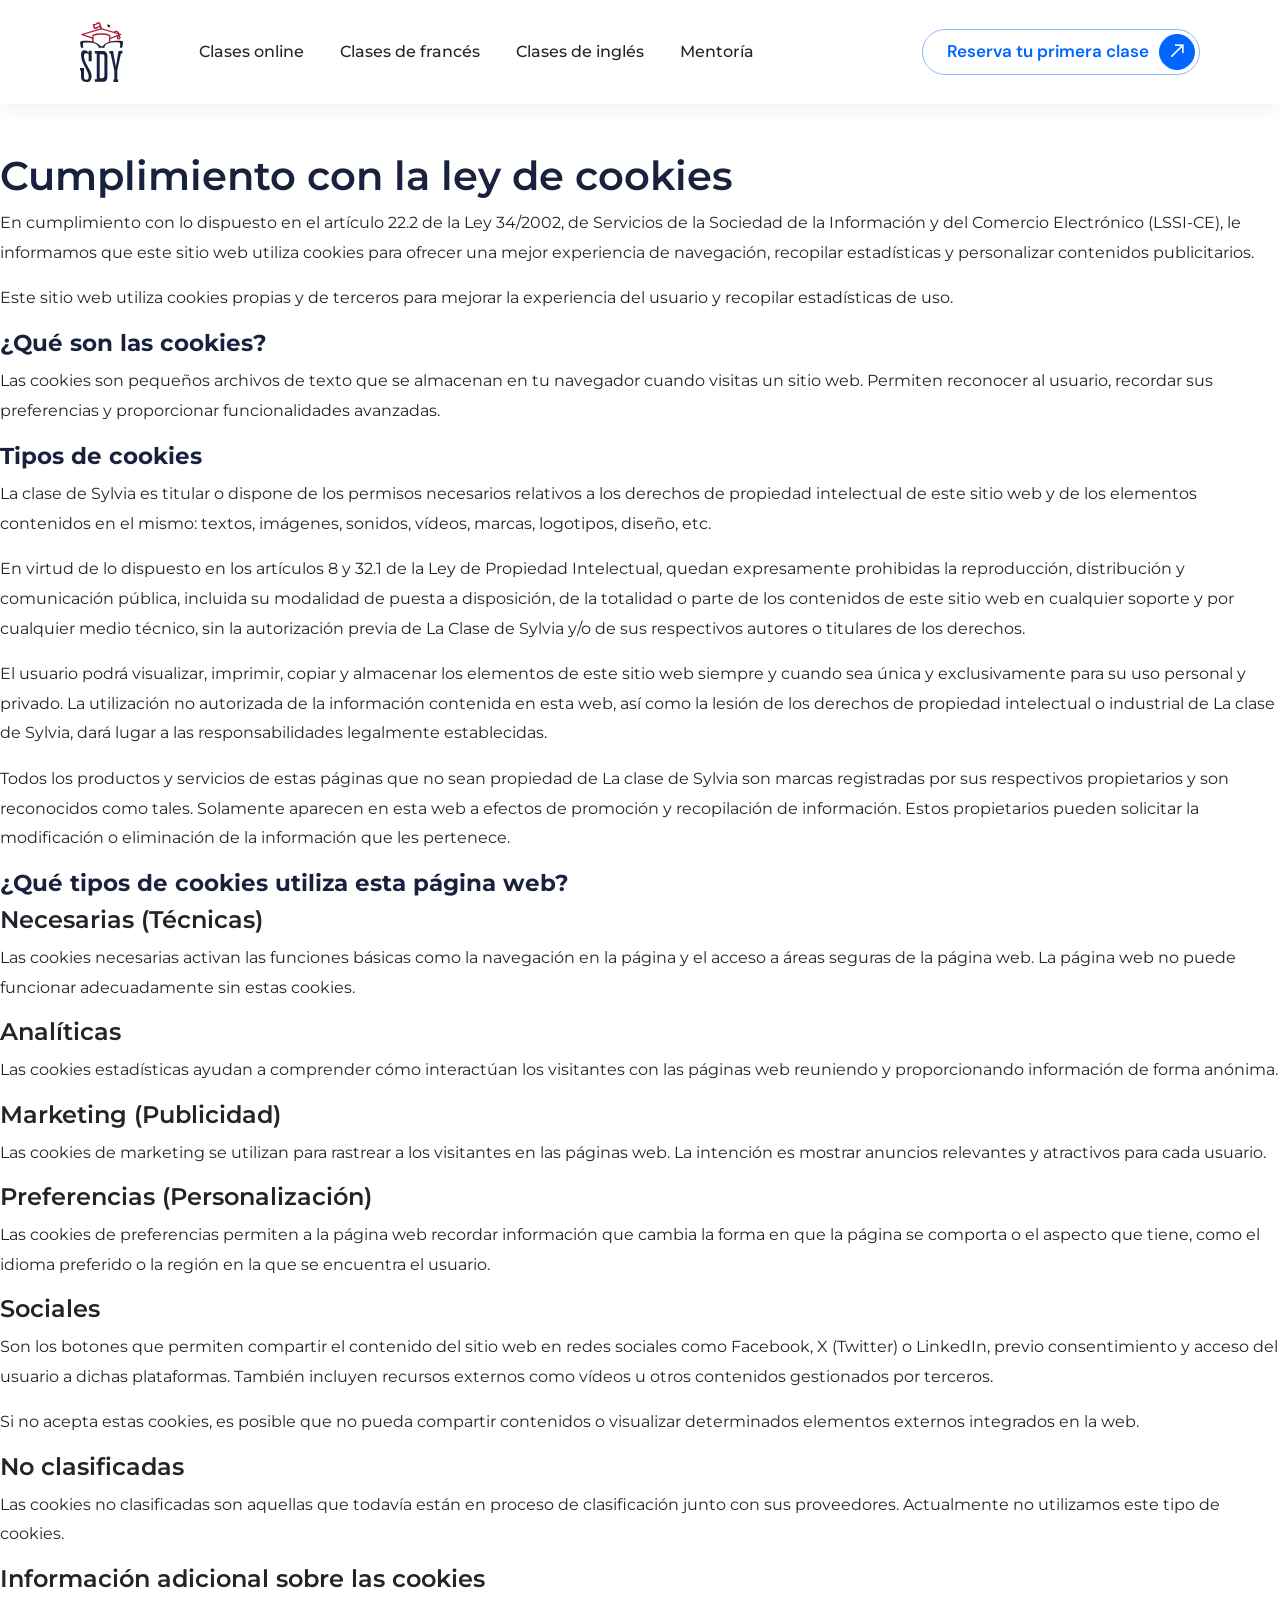
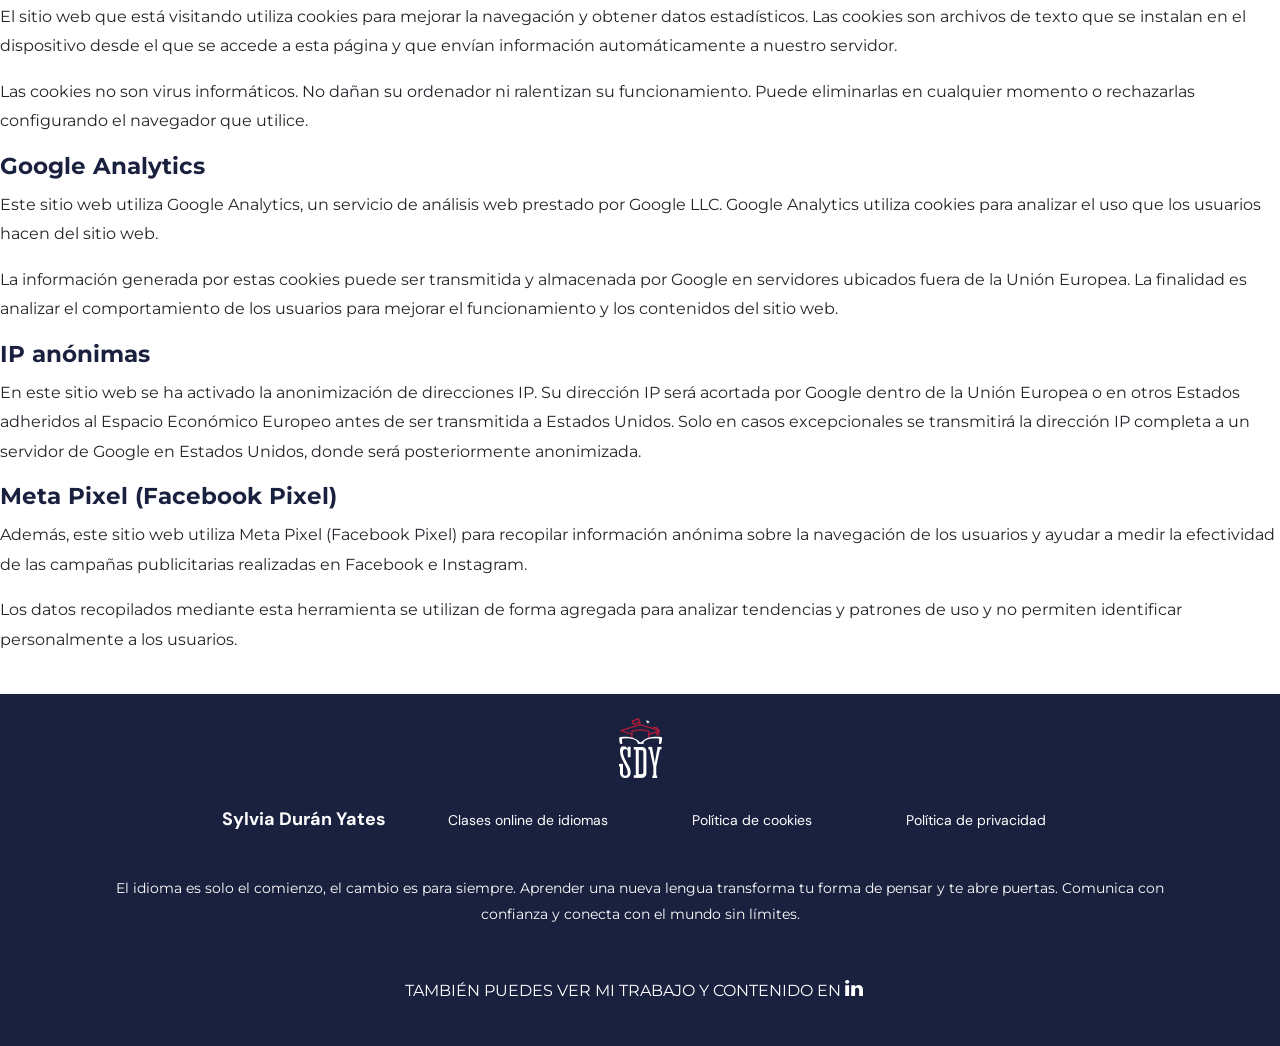
<file: cookies.html>
<!doctype html>
<html lang="es">
  <head>
    <meta charset="utf-8">
  <meta name="viewport" content="width=device-width, initial-scale=1">
  <title>La clase de Sylvia</title>
  <!-- <link rel="icon" href="assets/images/favicon.ico" type="image/x-icon"> -->
  <!-- <link rel="shortcut icon" href="assets/images/favicon.ico" type="image/x-icon"> -->
  <!-- <link rel="apple-touch-icon" href="assets/images/apple-touch-icon.png"> -->
  <link rel="icon" href="assets/images/favicon.svg" type="image/svg+xml">

  <!-- Google Fonts: DM Sans (texto) y Montserrat (títulos) -->
  <link rel="preconnect" href="https://fonts.googleapis.com">
  <link rel="preconnect" href="https://fonts.gstatic.com" crossorigin>
  <link href="https://fonts.googleapis.com/css2?family=DM+Sans:wght@400;500;700&family=Montserrat:wght@400;600;700&display=swap" rel="stylesheet">

  <!-- Bootstrap CSS (CDN) -->
  <link href="https://cdn.jsdelivr.net/npm/bootstrap@5.3.2/dist/css/bootstrap.min.css" rel="stylesheet">

  <!-- Estilos locales -->
  <link rel="stylesheet" href="assets/css/styles.css">
  <link rel="stylesheet" href="assets/css/swiper-bundle-min.css">
  <!-- Animaciones-->
  <link rel="stylesheet" href="https://cdnjs.cloudflare.com/ajax/libs/animate.css/4.1.1/animate.min.css"/>
  <script src="https://unpkg.com/aos@2.3.1/dist/aos.js"></script>
  <script src="assets/js/select-content.js"></script>

  </head>
  <body>
    <script>AOS.init();</script>
    <header class="mb-4">
      <nav class="navbar navbar-expand-lg navbar-light navbar-custom site-navbar">
        <!-- Brand / Logo (siempre visible) -->
          <a class="navbar-brand d-flex align-items-center" href="index.html">
          <img src="assets/images/logo.svg" alt="Logo" class="nav-logo">
        </a>

        <!-- Toggler -->
        <button class="navbar-toggler"
                type="button"
                data-bs-toggle="offcanvas"
                data-bs-target="#mainNav"
                aria-controls="mainNav"
                aria-label="Toggle navigation">

          <span class="navbar-toggler-icon"></span>
        </button>

        <!-- Contenido colapsable -->
          <div class="offcanvas offcanvas-end" 
              tabindex="-1" 
              id="mainNav" 
              aria-labelledby="mainNavLabel">

            <div class="offcanvas-header">
              <h5 class="offcanvas-title" id="mainNavLabel">Menú</h5>

              <button type="button"
                      class="btn-close"
                      data-bs-dismiss="offcanvas"
                      aria-label="Close">
              </button>
            </div>

            <div class="offcanvas-body">

              <ul class="navbar-nav">
                <li class="nav-item">
                  <a class="nav-link" href="#clases-online">Clases online</a>
                </li>

                <li class="nav-item">
                  <a class="nav-link" href="#clases-frances">Clases de francés</a>
                </li>

                <li class="nav-item">
                  <a class="nav-link" href="#clases-ingles">Clases de inglés</a>
                </li>
                <li class="nav-item">
                  <a class="nav-link" href="#mentoria">Mentoría</a>
                </li>
              </ul>

            <div class="ms-auto nav-right">
              <!-- <a class="btn btn-outline-primary contact-btn" href="#contact-form">Reserva tu primera clase</a> -->
               <a class="btn btn-outline-primary contact-btn"><span>Reserva tu primera clase</span></a> <!-- Boton de llamada-->
            </div>

            </div>
          </div>
      </nav>
    </header>

    <main class="container" id="cookie-page">
      <h1>Cumplimiento con la ley de cookies</h1>
      <p>En cumplimiento con lo dispuesto en el artículo 22.2 de la Ley 34/2002, de Servicios de
      la Sociedad de la Información y del Comercio Electrónico (LSSI-CE), le informamos que
      este sitio web utiliza cookies para ofrecer una mejor experiencia de navegación,
      recopilar estadísticas y personalizar contenidos publicitarios.</p>

      <p>Este sitio web utiliza cookies propias y de terceros para mejorar la experiencia del
      usuario y recopilar estadísticas de uso.</p>

      <h3>¿Qué son las cookies?</h3>
      <p>Las cookies son pequeños archivos de texto que se almacenan en tu navegador
      cuando visitas un sitio web. Permiten reconocer al usuario, recordar sus preferencias y
      proporcionar funcionalidades avanzadas.</p>

      <h3>Tipos de cookies</h3>
      <p>La clase de Sylvia es titular o dispone de los permisos necesarios relativos a los
      derechos de propiedad intelectual de este sitio web y de los elementos contenidos en el
      mismo: textos, imágenes, sonidos, vídeos, marcas, logotipos, diseño, etc.</p>

      <p>En virtud de lo dispuesto en los artículos 8 y 32.1 de la Ley de Propiedad Intelectual,
      quedan expresamente prohibidas la reproducción, distribución y comunicación pública,
      incluida su modalidad de puesta a disposición, de la totalidad o parte de los contenidos
      de este sitio web en cualquier soporte y por cualquier medio técnico, sin la autorización
      previa de La Clase de Sylvia y/o de sus respectivos autores o titulares de los derechos.</p>

      <p>El usuario podrá visualizar, imprimir, copiar y almacenar los elementos de este sitio
      web siempre y cuando sea única y exclusivamente para su uso personal y privado.
      La utilización no autorizada de la información contenida en esta web, así como la lesión
      de los derechos de propiedad intelectual o industrial de La clase de Sylvia, dará lugar a
      las responsabilidades legalmente establecidas.</p>

      <p>Todos los productos y servicios de estas páginas que no sean propiedad de La clase
      de Sylvia son marcas registradas por sus respectivos propietarios y son reconocidos
      como tales. Solamente aparecen en esta web a efectos de promoción y recopilación de
      información. Estos propietarios pueden solicitar la modificación o eliminación de la
      información que les pertenece.</p>

      <h3>¿Qué tipos de cookies utiliza esta página web?</h3>
      
      <h4>Necesarias (Técnicas)</h4>
      
      <p>Las cookies necesarias activan las funciones básicas como la navegación en la página
      y el acceso a áreas seguras de la página web. La página web no puede funcionar
      adecuadamente sin estas cookies.</p>

      <h4>Analíticas</h4>

      <p>Las cookies estadísticas ayudan a comprender cómo interactúan los visitantes con las
      páginas web reuniendo y proporcionando información de forma anónima.</p>

      <h4>Marketing (Publicidad)</h4>
      
      <p>Las cookies de marketing se utilizan para rastrear a los visitantes en las páginas web.
      La intención es mostrar anuncios relevantes y atractivos para cada usuario.</p>

      <h4>Preferencias (Personalización)</h4>
      
      <p>Las cookies de preferencias permiten a la página web recordar información que cambia
      la forma en que la página se comporta o el aspecto que tiene, como el idioma preferido
      o la región en la que se encuentra el usuario.</p>
      
      <h4>Sociales</h4>
      
      <p>Son los botones que permiten compartir el contenido del sitio web en redes sociales
      como Facebook, X (Twitter) o LinkedIn, previo consentimiento y acceso del usuario a
      dichas plataformas. También incluyen recursos externos como vídeos u otros
      contenidos gestionados por terceros.</p>

      <p>Si no acepta estas cookies, es posible que no pueda compartir contenidos o visualizar
      determinados elementos externos integrados en la web.</p>

      <h4>No clasificadas</h4>
      <p>Las cookies no clasificadas son aquellas que todavía están en proceso de clasificación
      junto con sus proveedores. Actualmente no utilizamos este tipo de cookies.</p>

      <h4>Información adicional sobre las cookies</h4>

      <p>El sitio web que está visitando utiliza cookies para mejorar la navegación y obtener
      datos estadísticos. Las cookies son archivos de texto que se instalan en el dispositivo
      desde el que se accede a esta página y que envían información automáticamente a
      nuestro servidor.</p>

      <p>Las cookies no son virus informáticos. No dañan su ordenador ni ralentizan su
      funcionamiento. Puede eliminarlas en cualquier momento o rechazarlas configurando el
      navegador que utilice.</p>

      <h3>Google Analytics</h3>
      
      <p>Este sitio web utiliza Google Analytics, un servicio de análisis web prestado por Google
      LLC. Google Analytics utiliza cookies para analizar el uso que los usuarios hacen del
      sitio web.</p>
      <p>La información generada por estas cookies puede ser transmitida y almacenada por
      Google en servidores ubicados fuera de la Unión Europea. La finalidad es analizar el
      comportamiento de los usuarios para mejorar el funcionamiento y los contenidos del
      sitio web.</p>

      <h3>IP anónimas</h3>
      
      <p>En este sitio web se ha activado la anonimización de direcciones IP. Su dirección IP
      será acortada por Google dentro de la Unión Europea o en otros Estados adheridos al
      Espacio Económico Europeo antes de ser transmitida a Estados Unidos. Solo en casos
      excepcionales se transmitirá la dirección IP completa a un servidor de Google en
      Estados Unidos, donde será posteriormente anonimizada.</p>

      <h3>Meta Pixel (Facebook Pixel)</h3>
      
      <p>Además, este sitio web utiliza Meta Pixel (Facebook Pixel) para recopilar información
      anónima sobre la navegación de los usuarios y ayudar a medir la efectividad de las
      campañas publicitarias realizadas en Facebook e Instagram.</p>

      <p>Los datos recopilados mediante esta herramienta se utilizan de forma agregada para
      analizar tendencias y patrones de uso y no permiten identificar personalmente a los
      usuarios.</p>
    </main>
    <footer class="container">
      <div class="row">
        <div class="col-12 text-center"><img src="assets/images/lcds_logo.png" alt="Logo La clase de Sylvia" loading="lazy"></div>
      </div>
      <div class="row footer-row">
        <div class="col-12 col-md-3" id="footer-sylvia-name">Sylvia Durán Yates</div>
        <div class="col-12 col-md-3">Clases online de idiomas</div>
        <div class="col-12 col-md-3"><a href="cookies.html">Política de cookies</a></div>
        <div class="col-12 col-md-3"><a href="privacy.html">Política de privacidad</a></div>
      </div>
      <div class="row" style="text-align: center;">
        <div class="col-12">
          <p class="footer-p">El idioma es solo el comienzo, el cambio es para siempre. Aprender una nueva lengua transforma tu forma de pensar y 
                               te abre puertas. Comunica con confianza y conecta con el mundo sin límites.</p></div>
      </div>
      <div class="row" id="linkedin-footer">
        <div class="col-12" style="text-align: center; margin-top: 2rem;">
          <p>TAMBIÉN PUEDES VER MI TRABAJO Y CONTENIDO EN <a href="https://www.linkedin.com/in/sylvia-duran-yates-b2517213b/?locale=es"><img src="assets/images/linkedin.svg" class="social-icon" alt="LinkedIn" loading="lazy"></a> </p>
        </div>
      </div>
      <div class="row" id="linkedin-footer-mobile">
        <div class="col-12" style="text-align: center;">
          <!-- <a href="#"><img src="assets/images/twitter.svg" class="social-icon" alt="Twitter" loading="lazy"></a> -->
          <a href="https://www.linkedin.com/in/sylvia-duran-yates-b2517213b/?locale=es" target="_blank" rel="noopener noreferrer"><img src="assets/images/linkedin.svg" class="social-icon" alt="LinkedIn" loading="lazy"></a>
          <!-- <a href="#"><img src="assets/images/instagram.svg" class="social-icon" alt="Instagram" loading="lazy"></a> -->
        </div>
      </div>
    </footer>

    <!-- Bootstrap Bundle (JS + Popper) -->
    <script src="https://cdn.jsdelivr.net/npm/bootstrap@5.3.2/dist/js/bootstrap.bundle.min.js"></script>

    <!-- JS local -->
    <script src="assets/js/main.js"></script>
    <script src="assets/js/swiper-bundle-min.js"></script>
    <script src="assets/js/script.js"></script>
    <script src="assets/js/select-content.js"></script>
</body>
</file>
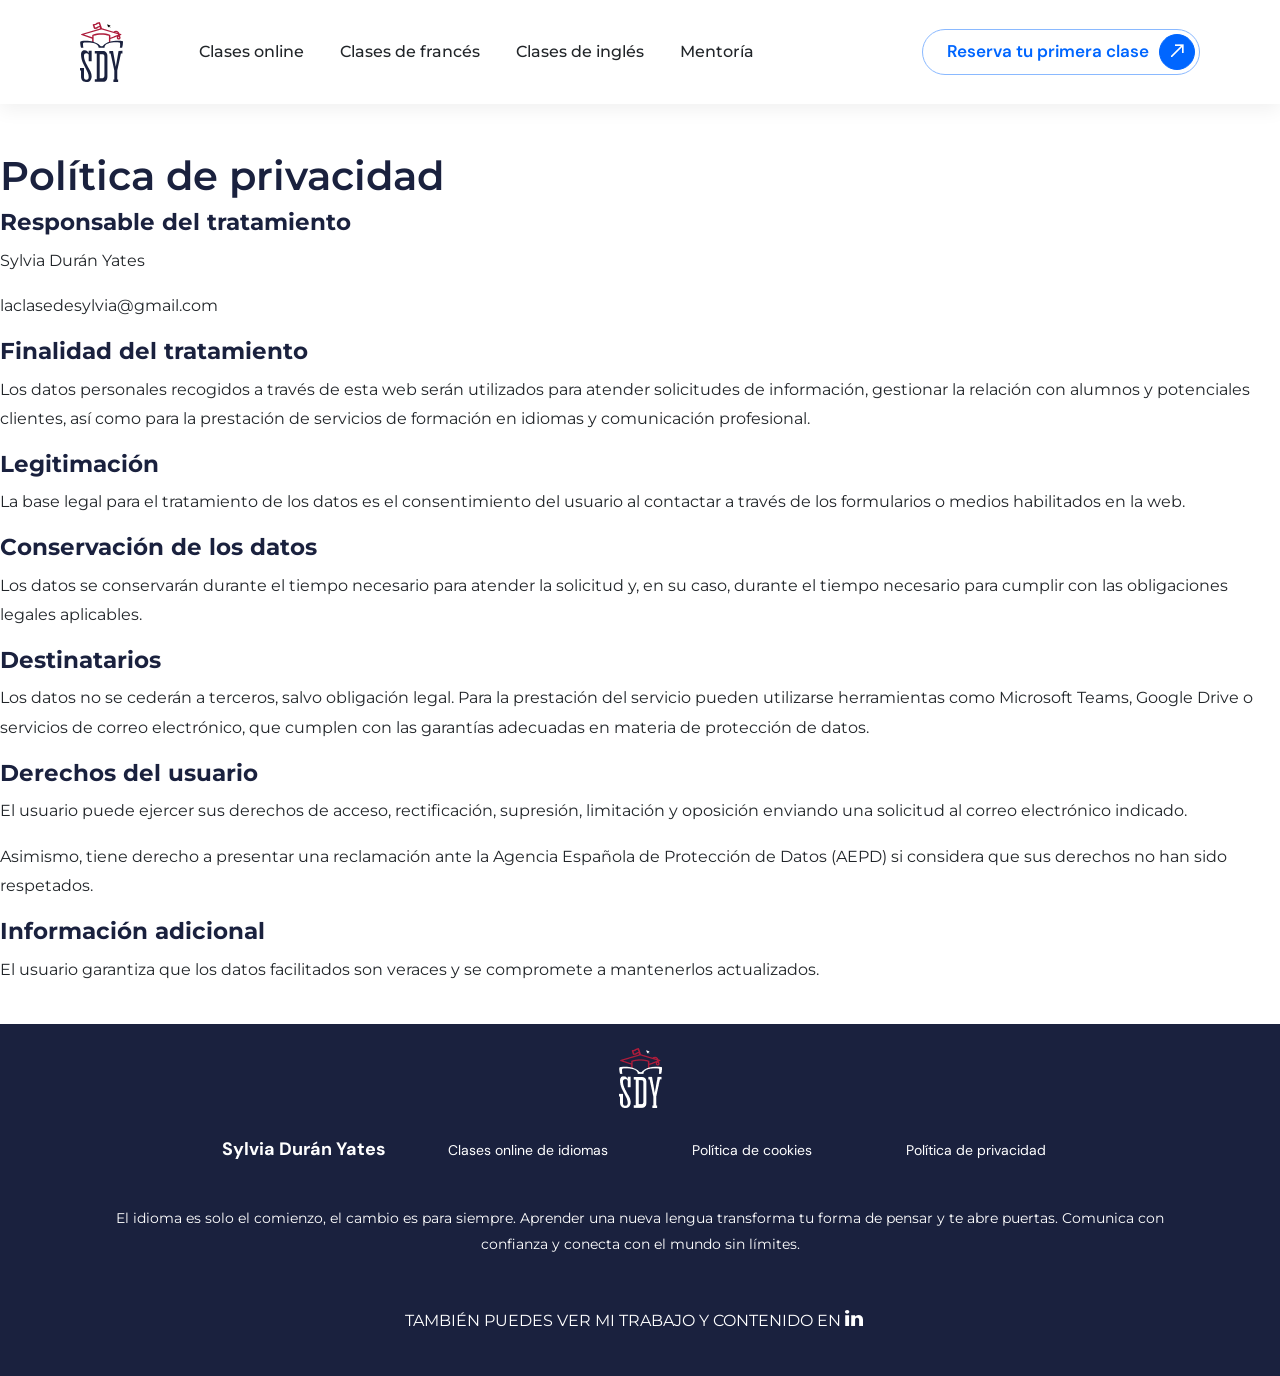
<file: privacy.html>
<!doctype html>
<html lang="es">
  <head>
    <meta charset="utf-8">
  <meta name="viewport" content="width=device-width, initial-scale=1">
  <title>La clase de Sylvia</title>
  <!-- <link rel="icon" href="assets/images/favicon.ico" type="image/x-icon"> -->
  <!-- <link rel="shortcut icon" href="assets/images/favicon.ico" type="image/x-icon"> -->
  <!-- <link rel="apple-touch-icon" href="assets/images/apple-touch-icon.png"> -->
  <link rel="icon" href="assets/images/favicon.svg" type="image/svg+xml">

  <!-- Google Fonts: DM Sans (texto) y Montserrat (títulos) -->
  <link rel="preconnect" href="https://fonts.googleapis.com">
  <link rel="preconnect" href="https://fonts.gstatic.com" crossorigin>
  <link href="https://fonts.googleapis.com/css2?family=DM+Sans:wght@400;500;700&family=Montserrat:wght@400;600;700&display=swap" rel="stylesheet">

  <!-- Bootstrap CSS (CDN) -->
  <link href="https://cdn.jsdelivr.net/npm/bootstrap@5.3.2/dist/css/bootstrap.min.css" rel="stylesheet">

  <!-- Estilos locales -->
  <link rel="stylesheet" href="assets/css/styles.css">
  <link rel="stylesheet" href="assets/css/swiper-bundle-min.css">
  <!-- Animaciones-->
  <link rel="stylesheet" href="https://cdnjs.cloudflare.com/ajax/libs/animate.css/4.1.1/animate.min.css"/>
  <script src="https://unpkg.com/aos@2.3.1/dist/aos.js"></script>
  <script src="assets/js/select-content.js"></script>

  </head>
  <body>
    <script>AOS.init();</script>
    <header class="mb-4">
      <nav class="navbar navbar-expand-lg navbar-light navbar-custom site-navbar">
        <!-- Brand / Logo (siempre visible) -->
          <a class="navbar-brand d-flex align-items-center" href="index.html">
          <img src="assets/images/logo.svg" alt="Logo" class="nav-logo">
        </a>

        <!-- Toggler -->
        <button class="navbar-toggler"
                type="button"
                data-bs-toggle="offcanvas"
                data-bs-target="#mainNav"
                aria-controls="mainNav"
                aria-label="Toggle navigation">

          <span class="navbar-toggler-icon"></span>
        </button>

        <!-- Contenido colapsable -->
          <div class="offcanvas offcanvas-end" 
              tabindex="-1" 
              id="mainNav" 
              aria-labelledby="mainNavLabel">

            <div class="offcanvas-header">
              <h5 class="offcanvas-title" id="mainNavLabel">Menú</h5>

              <button type="button"
                      class="btn-close"
                      data-bs-dismiss="offcanvas"
                      aria-label="Close">
              </button>
            </div>

            <div class="offcanvas-body">

              <ul class="navbar-nav">
                <li class="nav-item">
                  <a class="nav-link" href="#clases-online">Clases online</a>
                </li>

                <li class="nav-item">
                  <a class="nav-link" href="#clases-frances">Clases de francés</a>
                </li>

                <li class="nav-item">
                  <a class="nav-link" href="#clases-ingles">Clases de inglés</a>
                </li>
                <li class="nav-item">
                  <a class="nav-link" href="#mentoria">Mentoría</a>
                </li>
              </ul>

            <div class="ms-auto nav-right">
              <!-- <a class="btn btn-outline-primary contact-btn" href="#contact-form">Reserva tu primera clase</a> -->
               <a class="btn btn-outline-primary contact-btn"><span>Reserva tu primera clase</span></a> <!-- Boton de llamada-->
            </div>

            </div>
          </div>
      </nav>
    </header>

    <main class="container" id="cookie-page">
        <h1>Política de privacidad</h1>
        
        <h3>Responsable del tratamiento</h3>
        <p>Sylvia Durán Yates</p>
        <p>laclasedesylvia@gmail.com</p>

        <h3>Finalidad del tratamiento</h3>

        <p>Los datos personales recogidos a través de esta web serán utilizados para atender
        solicitudes de información, gestionar la relación con alumnos y potenciales clientes, así
        como para la prestación de servicios de formación en idiomas y comunicación
        profesional.</p>

        <h3>Legitimación</h3>
        <p>La base legal para el tratamiento de los datos es el consentimiento del usuario al
        contactar a través de los formularios o medios habilitados en la web.</p>
        
        <h3>Conservación de los datos</h3>
        <p>Los datos se conservarán durante el tiempo necesario para atender la solicitud y, en su
        caso, durante el tiempo necesario para cumplir con las obligaciones legales aplicables.</p>
        
        <h3>Destinatarios</h3>
        <p>Los datos no se cederán a terceros, salvo obligación legal. Para la prestación del
        servicio pueden utilizarse herramientas como Microsoft Teams, Google Drive o
        servicios de correo electrónico, que cumplen con las garantías adecuadas en materia
        de protección de datos.</p>
        
        <h3>Derechos del usuario</h3>
        <p>El usuario puede ejercer sus derechos de acceso, rectificación, supresión, limitación y
        oposición enviando una solicitud al correo electrónico indicado.</p>

        <p>Asimismo, tiene derecho a presentar una reclamación ante la Agencia Española de
        Protección de Datos (AEPD) si considera que sus derechos no han sido respetados.</p>

        <h3>Información adicional</h3>
        <p>El usuario garantiza que los datos facilitados son veraces y se compromete a
        mantenerlos actualizados.</p>

    </main>
    <footer class="container">
      <div class="row">
        <div class="col-12 text-center"><img src="assets/images/lcds_logo.png" alt="Logo La clase de Sylvia" loading="lazy"></div>
      </div>
      <div class="row footer-row">
        <div class="col-12 col-md-3" id="footer-sylvia-name">Sylvia Durán Yates</div>
        <div class="col-12 col-md-3">Clases online de idiomas</div>
        <div class="col-12 col-md-3"><a href="cookies.html">Política de cookies</a></div>
        <div class="col-12 col-md-3"><a href="privacy.html">Política de privacidad</a></div>
      </div>
      <div class="row" style="text-align: center;">
        <div class="col-12">
          <p class="footer-p">El idioma es solo el comienzo, el cambio es para siempre. Aprender una nueva lengua transforma tu forma de pensar y 
                               te abre puertas. Comunica con confianza y conecta con el mundo sin límites.</p></div>
      </div>
      <div class="row" id="linkedin-footer">
        <div class="col-12" style="text-align: center; margin-top: 2rem;">
          <p>TAMBIÉN PUEDES VER MI TRABAJO Y CONTENIDO EN <a href="https://www.linkedin.com/in/sylvia-duran-yates-b2517213b/?locale=es"><img src="assets/images/linkedin.svg" class="social-icon" alt="LinkedIn" loading="lazy"></a> </p>
        </div>
      </div>
      <div class="row" id="linkedin-footer-mobile">
        <div class="col-12" style="text-align: center;">
          <!-- <a href="#"><img src="assets/images/twitter.svg" class="social-icon" alt="Twitter" loading="lazy"></a> -->
          <a href="https://www.linkedin.com/in/sylvia-duran-yates-b2517213b/?locale=es" target="_blank" rel="noopener noreferrer"><img src="assets/images/linkedin.svg" class="social-icon" alt="LinkedIn" loading="lazy"></a>
          <!-- <a href="#"><img src="assets/images/instagram.svg" class="social-icon" alt="Instagram" loading="lazy"></a> -->
        </div>
      </div>
    </footer>
    <!-- Bootstrap Bundle (JS + Popper) -->
    <script src="https://cdn.jsdelivr.net/npm/bootstrap@5.3.2/dist/js/bootstrap.bundle.min.js"></script>

    <!-- JS local -->
    <script src="assets/js/main.js"></script>
    <script src="assets/js/swiper-bundle-min.js"></script>
    <script src="assets/js/script.js"></script>
    <script src="assets/js/select-content.js"></script>
</body>
</file>
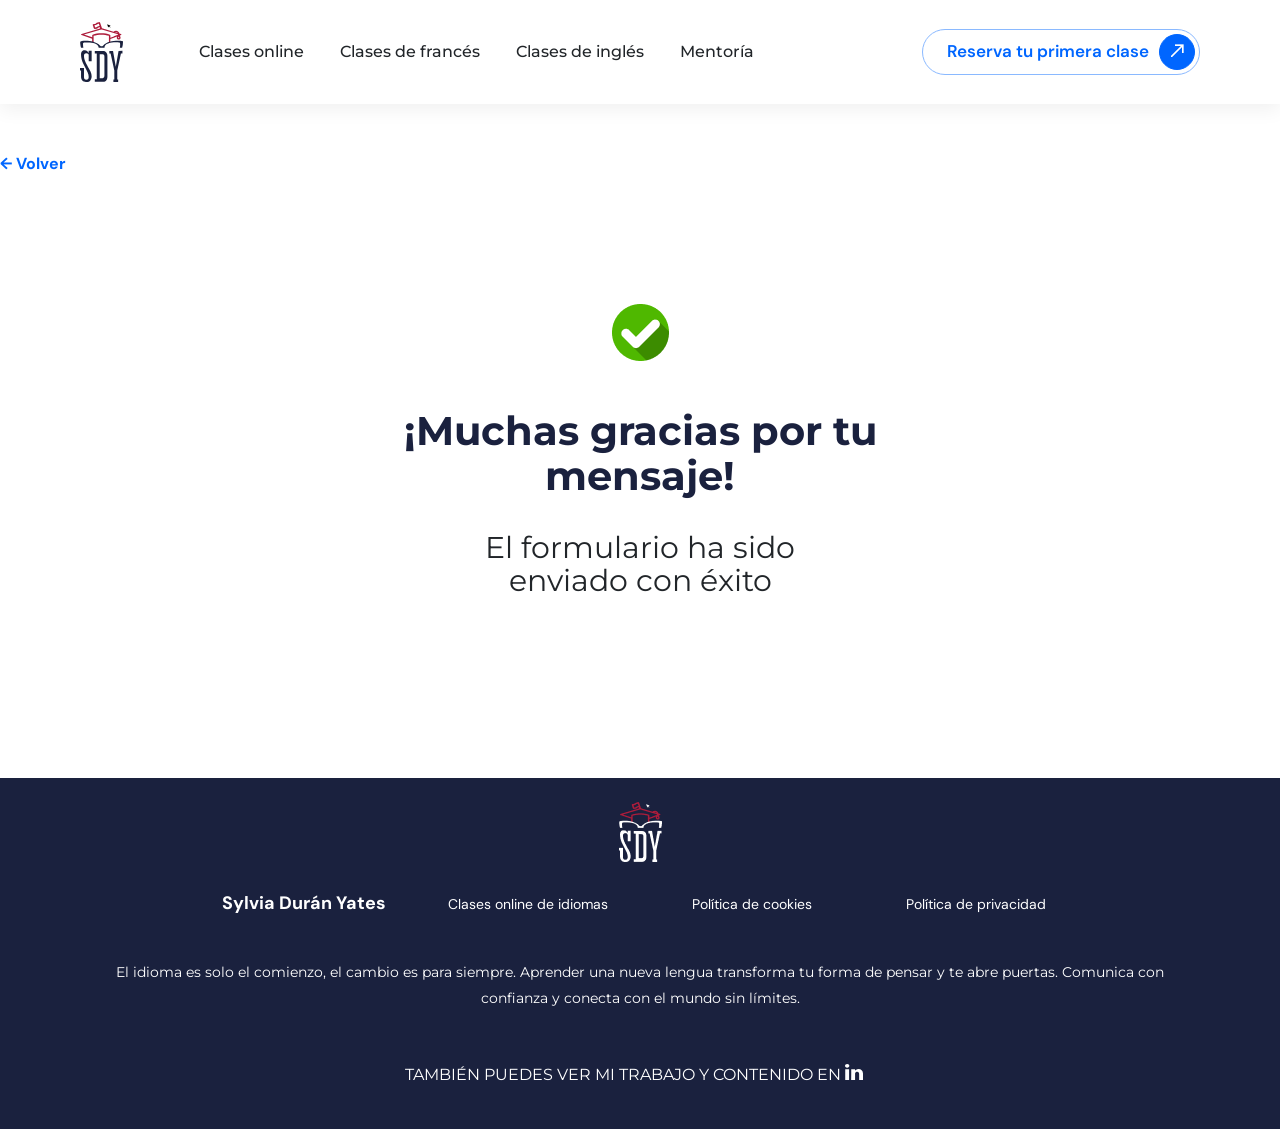
<file: successful.html>
<!doctype html>
<html lang="es">
  <head>
    <meta charset="utf-8">
  <meta name="viewport" content="width=device-width, initial-scale=1">
  <title>La clase de Sylvia</title>
  <!-- <link rel="icon" href="assets/images/favicon.ico" type="image/x-icon"> -->
  <!-- <link rel="shortcut icon" href="assets/images/favicon.ico" type="image/x-icon"> -->
  <!-- <link rel="apple-touch-icon" href="assets/images/apple-touch-icon.png"> -->
  <link rel="icon" href="assets/images/favicon.svg" type="image/svg+xml">

  <!-- Google Fonts: DM Sans (texto) y Montserrat (títulos) -->
  <link rel="preconnect" href="https://fonts.googleapis.com">
  <link rel="preconnect" href="https://fonts.gstatic.com" crossorigin>
  <link href="https://fonts.googleapis.com/css2?family=DM+Sans:wght@400;500;700&family=Montserrat:wght@400;600;700&display=swap" rel="stylesheet">

  <!-- Bootstrap CSS (CDN) -->
  <link href="https://cdn.jsdelivr.net/npm/bootstrap@5.3.2/dist/css/bootstrap.min.css" rel="stylesheet">

  <!-- Estilos locales -->
  <link rel="stylesheet" href="assets/css/styles.css">
  <link rel="stylesheet" href="assets/css/swiper-bundle-min.css">
  <!-- Animaciones-->
  <link rel="stylesheet" href="https://cdnjs.cloudflare.com/ajax/libs/animate.css/4.1.1/animate.min.css"/>
  <script src="https://unpkg.com/aos@2.3.1/dist/aos.js"></script>
  <script src="assets/js/select-content.js"></script>

  </head>
  <body>
    <script>AOS.init();</script>
    <header class="mb-4">
      <nav class="navbar navbar-expand-lg navbar-light navbar-custom site-navbar">
        <!-- Brand / Logo (siempre visible) -->
          <a class="navbar-brand d-flex align-items-center" href="index.html">
          <img src="assets/images/logo.svg" alt="Logo" class="nav-logo">
        </a>

        <!-- Toggler -->
        <button class="navbar-toggler"
                type="button"
                data-bs-toggle="offcanvas"
                data-bs-target="#mainNav"
                aria-controls="mainNav"
                aria-label="Toggle navigation">

          <span class="navbar-toggler-icon"></span>
        </button>

        <!-- Contenido colapsable -->
          <div class="offcanvas offcanvas-end" 
              tabindex="-1" 
              id="mainNav" 
              aria-labelledby="mainNavLabel">

            <div class="offcanvas-header">
              <h5 class="offcanvas-title" id="mainNavLabel">Menú</h5>

              <button type="button"
                      class="btn-close"
                      data-bs-dismiss="offcanvas"
                      aria-label="Close">
              </button>
            </div>

            <div class="offcanvas-body">

              <ul class="navbar-nav">
                <li class="nav-item">
                  <a class="nav-link" href="#clases-online">Clases online</a>
                </li>

                <li class="nav-item">
                  <a class="nav-link" href="#clases-frances">Clases de francés</a>
                </li>

                <li class="nav-item">
                  <a class="nav-link" href="#clases-ingles">Clases de inglés</a>
                </li>
                <li class="nav-item">
                  <a class="nav-link" href="#mentoria">Mentoría</a>
                </li>
              </ul>

            <div class="ms-auto nav-right">
              <!-- <a class="btn btn-outline-primary contact-btn" href="#contact-form">Reserva tu primera clase</a> -->
               <a class="btn btn-outline-primary contact-btn"><span>Reserva tu primera clase</span></a> <!-- Boton de llamada-->
            </div>

            </div>
          </div>
      </nav>
    </header>

    <main class="container" id="succesful-page">
        <a href="index.html" class="return-link">← Volver</a>

        <div class="successful-box">
            <img src="assets/images/succesfull-check.png"/>
            <p class="thanks-text">¡Muchas gracias por tu mensaje!</p>
            <p class="thanks-subtext">El formulario ha sido enviado con éxito</p>
        </div>
    </main>
    <footer class="container">
      <div class="row">
        <div class="col-12 text-center"><img src="assets/images/lcds_logo.png" alt="Logo La clase de Sylvia" loading="lazy"></div>
      </div>
      <div class="row footer-row">
        <div class="col-12 col-md-3" id="footer-sylvia-name">Sylvia Durán Yates</div>
        <div class="col-12 col-md-3">Clases online de idiomas</div>
        <div class="col-12 col-md-3"><a href="cookies.html">Política de cookies</a></div>
        <div class="col-12 col-md-3"><a href="privacy.html">Política de privacidad</a></div>
      </div>
      <div class="row" style="text-align: center;">
        <div class="col-12">
          <p class="footer-p">El idioma es solo el comienzo, el cambio es para siempre. Aprender una nueva lengua transforma tu forma de pensar y 
                               te abre puertas. Comunica con confianza y conecta con el mundo sin límites.</p></div>
      </div>
      <div class="row" id="linkedin-footer">
        <div class="col-12" style="text-align: center; margin-top: 2rem;">
          <p>TAMBIÉN PUEDES VER MI TRABAJO Y CONTENIDO EN <a href="https://www.linkedin.com/in/sylvia-duran-yates-b2517213b/?locale=es"><img src="assets/images/linkedin.svg" class="social-icon" alt="LinkedIn" loading="lazy"></a> </p>
        </div>
      </div>
      <div class="row" id="linkedin-footer-mobile">
        <div class="col-12" style="text-align: center;">
          <!-- <a href="#"><img src="assets/images/twitter.svg" class="social-icon" alt="Twitter" loading="lazy"></a> -->
          <a href="#"><img src="assets/images/linkedin.svg" class="social-icon" alt="LinkedIn" loading="lazy"></a>
          <!-- <a href="#"><img src="assets/images/instagram.svg" class="social-icon" alt="Instagram" loading="lazy"></a> -->
        </div>
      </div>
    </footer>

    <!-- Bootstrap Bundle (JS + Popper) -->
    <script src="https://cdn.jsdelivr.net/npm/bootstrap@5.3.2/dist/js/bootstrap.bundle.min.js"></script>

    <!-- JS local -->
    <script src="assets/js/main.js"></script>
    <script src="assets/js/swiper-bundle-min.js"></script>
    <script src="assets/js/script.js"></script>
    <script src="assets/js/select-content.js"></script>
</body>
</file>
<file: assets/css/styles.css>
/* styles.css - estilos base para la web */

:root{
  --bg: #ffffff;
  --fg: #212529;
  --font-ui: "DM Sans", system-ui, -apple-system, "Segoe UI", Roboto, "Helvetica Neue", Arial, sans-serif;
  --font-heading: "Montserrat", system-ui, -apple-system, "Segoe UI", Roboto, "Helvetica Neue", Arial, sans-serif;
}

html, body {
  /*height: 100%;*/
  width: 100%;
  max-width: 100vw;
  overflow-x: hidden;
  /*overflow-y: auto;*/

}

html {
  scroll-behavior: auto;
}

@media (prefers-reduced-motion: reduce) {
  html {
    scroll-behavior: auto;
  }
}

body {
  margin: 0;
  font-family: var(--font-ui);
  background: var(--bg);
  color: var(--fg);
  -webkit-font-smoothing: antialiased;
  -moz-osx-font-smoothing: grayscale;
}

/* Tipografía para títulos */
h1, h2, h3, h4, h5, h6 {
  font-family: var(--font-heading);
  font-weight: 600;
  margin-top: 0;
}
h1{color: #1A213E;}
h2{
  font-weight: 700;
  font-size: 60px;
  letter-spacing: -2%;
  line-height: 112%;
  color: #1A213E;
  text-align: center;
}

h3{
  font-weight: 700;
  font-size: 32px;
  letter-spacing: 0%;
  line-height: 129%;
  color: #1A213E;
}

p{
  font-family: 'Montserrat', sans-serif;
  font-weight: 400;
  font-style: regular;
  font-size: 16px;
  line-height: 185%;
  letter-spacing: 0% ;
}

.container {
  padding-left: 0rem;
  padding-right: 0rem;
  padding-top: 1.5rem;
  padding-bottom: 1.5rem;
  max-width: 1500px;
}
main{width: 100%;}
/* Añade tus estilos personalizados abajo */

/* Navbar personalizado */
:root{
  --nav-gap: 1.25rem; /* espacio uniforme entre logo y items */
  --nav-shadow: 0 6px 18px rgba(0,0,0,0.06);
}

.navbar-custom{
  background: var(--bg);
  box-shadow: var(--nav-shadow);
}

/* Adaptaciones para el navbar usando la estructura de Bootstrap */
.navbar-custom{
  background: var(--bg);
  box-shadow: var(--nav-shadow);
}

/* Logo dentro de .navbar-brand */
.navbar-custom .navbar-brand .logo{
  height: 40px;
  width: auto;
  display: block;
}

/* Espaciado uniforme entre elementos del nav (funciona tanto en fila como columna) */
.navbar-custom .navbar-nav{
  gap: var(--nav-gap);
  align-items: center;
}

/* Asegurar que los links no tengan padding excesivo y se vean bien */
.navbar-custom .nav-link{
  color: inherit;
  font-weight: 500;
}
/* -------------------------- Marcar el item activo en el menú --------------------------------------*/

.navbar-custom .nav-link.active{
  font-weight: 700;
  color: #0066FF;
}

.navbar-custom .nav-link{
  transition: color 0.18s ease, font-weight 0.18s ease, transform 0.12s ease;
  will-change: font-weight, transform;
}

.navbar-custom .nav-link.active{
  transform: scale(1.02);
}

.navbar-custom .nav-link:hover{
  color: #0066FF;
}
/*---------- */

.navbar-custom .nav-right{
  display: flex;
  align-items: center;
}

.navbar-custom .nav-right .btn{
  white-space: nowrap;
}


#hero-features-block h3{font-size: 25px;}

/* ANTES DEL 17/Agosto
#hero-features-block div{border-right: 1px solid #ccc; text-align: left; }
#hero-features-block > div:last-child {border-right: none;}
#hero-feature-center-box{padding-left: 3.5rem;} 
*/

#hero-features-block {
  display: flex;
  align-items: stretch;
  width: 100%;
}

#hero-features-block > div {
  flex: 1;
  display: flex;
  flex-direction: column;
  justify-content: center;
  align-items: center;
  text-align: center;
  border-right: 1px solid #ccc;
  padding: 0 1rem;
}

#hero-feature-center-box {
  padding-left: 0;
  padding-right: 0;
  text-align: center;
  white-space: nowrap;
}

#hero-feature-center-box span {
  white-space: nowrap;
}


#hero-data-block > div:last-child {border-right: none;}
#hero-data-block div{border-right: 1px solid #ccc;}
#hero-title-block{margin-top: 5rem;}
.photo-container{
  /* cuadro decorativo detrás de la foto */
  width: 460px;
  height: 760px;
  min-height: 760px;
  background: #1A213E;
  position: absolute; /* anclado al contenedor padre */
  right: 0; /* pegado a la derecha del contenedor */
  top: 0;
  z-index: 1; /* por detrás de la imagen (imagen tendrá z-index superior) */
  border-radius: 20px;
  border: 3px solid transparent;
  transform: translate(30px, -30px); /* ligero desplazamiento para quedar visible detrás */
}
/*#phone-title, #phone-number{margin-left: 3rem;}*/
#phone-title, #phone-number{margin-left: 0;}

#phone-number a {
  color: #000;
  text-decoration: none;
  transition: color 0.4s ease;
}

#phone-number a:hover {color: #0066FF;
}
span{
  font-family: "DM Sans", sans-serif;
  font-weight: 400 ;
  font-size: 17px ;
  line-height: 100% ;
  letter-spacing: 0% ;
}
.section-title{margin-bottom: 3rem;}
/*content: '🡥';*/

/* .contact-btn::before {
    position: absolute;
    inset: 0;
    background: #0066ff;
    transform: scaleX(0);
    transform-origin: left;
    transition: transform 0.4s ease;
    z-index: 0;
}

.contact-btn::after{
    content: '🡥';
    font-weight: 600;
    font-size: 16px;
    line-height: 16px;
    letter-spacing: 0%;
    border: #0066FF solid 1px;
    background-color: #0066FF;
    border-radius: 600px;
    height: 36px;
    width: 36px;
    display: inline-flex;
    color: #FFF;
    padding: 9px;
    padding-left: 11px;
    margin-left: 10px;
    transition: all 0.3s cubic-bezier(0.4, 0, 0.2, 1);
    transform: scale(1);
    opacity: 1;
}


.contact-btn{
    font-weight: 700;
    font-style: bold;
    line-height: 150%;
    letter-spacing: 0%;
    vertical-align: middle;
    padding: 4px 4px 4px 24px;
    gap: 16px;
    background-color: #FFF;
    border: 1px solid #8AB9FF;
    border-radius: 100px;

} */
.contact-btn{
    position: relative;
    overflow: hidden;
    font-weight: 600;
    line-height: 16px;
    letter-spacing: 0%;
    vertical-align: middle;
    padding: 4px 4px 4px 24px;
    background-color: #FFF;
    border: 1px solid #8AB9FF;
    border-radius: 600px;
    color: #0066FF;
    transition: color 0.4s ease;
    text-decoration: none;
}

/* Capa azul animada */
.contact-btn::before{
    content: '';
    position: absolute;
    inset: 0;
    background-color: #0066FF;
    border: #0066FF solid 1px;
    border-radius: 600px;
    transform: scaleX(0);
    transform-origin: left center;
    transition: transform 0.5s cubic-bezier(0.4, 0, 0.2, 1);
    z-index: 0;
}

/* Flecha */
.contact-btn::after{
    content: '🡥';
    position: relative;
    z-index: 2;
    font-size: 16px;
    font-weight: 600;
    line-height: 16px;
    letter-spacing: 0%;
    border: #0066FF solid 1px;
    background-color: #0066FF;
    border-radius: 600px;
    height: 36px;
    width: 36px;
    display: inline-flex;
    align-items: center;
    justify-content: center;
    color: #FFF;
    margin-left: 10px;
    transition: all 0.3s cubic-bezier(0.4, 0, 0.2, 1);
}

/* Hover */
.contact-btn:hover{
  color: #FFF;
  border-color: #0066FF;
  border-radius: 600px;
  border: #0066FF solid 1px;
}

.contact-btn:hover::before{transform: scaleX(1);}
.contact-btn span{
  position: relative;
  z-index: 2; 
  text-decoration: none;
  font-weight: 600;
  line-height: 16px;
  letter-spacing: 0%;
}

.contact-btn:hover::after{
    background-color: #FFF;
    color: #0066FF;
    border-radius: 100px;
    transform: translate(2px, -2px);
}


.discovery-box{
  background-color: #F8F9FA;
  /*padding: 48px 24px 48px 24px;*/
  gap: 10px;
  border-radius: 20px;
  margin-top: 3.5rem;
  margin-right: 20px;
  margin-left: 20px;
  /* padding-top: 20px; */
  padding-top: 40px;
  /*padding-left: 20px;*/
  padding-left: 30px;
  /* padding-right: 20px; */
  padding-right: 30px;
  padding-bottom: 20px;
  /*min-height: 280px;*/
  height: 300px;
  min-height: 300px;

}

.discovery-box span{
  font-weight: 600;
  font-style: semi-bold;
  font-size: 19px;
  line-height: 120%;
  letter-spacing: 0%;
  color: #252432;
  display: block;
  margin-top: 1rem;
  max-height: 280px;
  padding-bottom: 1rem;  
}

.service-box-subtext{
  margin-top: 1rem;
  font-weight: 400;
  font-style: regular;
  font-size: 18px;
  line-height: 32px;
  letter-spacing: 0%;
  /*color: #8987A1;*/
  text-align: center;
  padding: 20px 190px;
  /*padding: 20px 270px;*/
}

.service-box{
  background-color: #1A213E;
  border-radius: 40px;
  padding: 80px 56px 80px 56px;
  gap: 64px;
  color: #FFF;
}

.service-box h2{
  color: #FFF;
  text-align: center;
  font-weight: 700;
  font-size: 48px;
  line-height: 109.00000000000001%;
  font-style: bold;
  font-family: 'Montserrat', sans-serif;
}

.service-box span{
  font-weight: 700;
  font-style: bold;
  font-size: 18px;
  line-height: 129%;
  letter-spacing: 0%;
  color: #FFF;
  font-family: 'Montserrat', sans-serif;
  margin-bottom: 1rem;
  /*margin-left: 1.5rem;*/

}
.clases-particulares-box .order-1{width: 60%;}
#clases-frances-box{width: 40%;}
#clases-frances-img{
  margin-left: 9rem;
  width: 600px;
}

#clases-migrar-img{
  margin-left: 9rem;
  width: 600px;
}
.service-img-container{
  margin-top: 1rem;
  margin-bottom: 1rem;
}

.service-img{
  border-radius: 20px;
  width: 95%;
  /* width: -moz-available; */
  /* width: -webkit-fill-available; */

}

.pre-title{
  font-weight: 400;
  font-style: regular;
  font-size: 18px;
  line-height: 100%;
  letter-spacing: 17.5%;
  text-transform: uppercase;
  color: #AD1C3B;
  margin-bottom: 2rem;
}

.certificate-important{
  font-family: 'Montserrat', sans-serif;




/* @media (min-width: 1600px) {
  .container { max-width: 1600px; }
  h2 { font-size: 84px; }
  .photo-container{ width: 600px; height: 900px; min-height: 900px; transform: translate(50px, -50px); }
  body { font-size: 18px; }
}

/* ----------------------------------------------------------------------- */
  font-weight: 700;
  font-style: bold;
  font-size: 14px;
  line-height: 185%;
  letter-spacing: 0%;
  color: #1E1E1E;
  opacity: 80%;  
}

.call-link::after{
  content: '🡥';
}

.call-link{
  font-family: 'Montserrat', sans-serif;
  font-weight: 400;
  font-style: regular;
  font-size: 14px;
  list-style: 185%;
  letter-spacing: 0%;
  color: #AD1C3B;
  text-decoration: none;
  margin-top: 2rem;
}

.photo-frame{
  width: 429px;
  height: 536px;
  min-height: 536px;
  background:#F8F9FA;
  position: relative;
  z-index: -1;
  transform: translate(-40px, -565px);
  border-radius: 20px;
  border:3px;
  /*margin-left: 12rem;*/
}
div#about-me{height: 630px;}
.about-me-img{
  border-top-left-radius: 120px; 
  border-bottom-left-radius: 40px; 
  border-top-right-radius: 40px; 
  border-bottom-right-radius: 40px;
}

li{
  font-family: 'Montserrat', sans-serif;
  font-weight: 400;
  font-style: regular;
  font-size: 16px;
  line-height: 185%;
  letter-spacing: 0%;
  color: 1E1E1E;
}

.price-box{
  background-color: white;
  border-radius: 5px;
  border: 1px solid #E0E0E0;
  box-shadow: 0px 4px 8px rgba(0, 0, 0, 0.1);
  padding: 10px;
  width: fit-content;
  margin-right: 50px;
  padding-left: 20px;
}

.price-tag{
  font-family: 'Montserrat', sans-serif;
  font-weight: 700;
  font-style: bold;
  font-size: 27px;
  line-height: 53.2px;
  letter-spacing: 0%;
  color: #050B20;
}

.price-frecuncy{
  font-size: 16px;
}

.class-type-tag{
  font-family: 'Montserrat', sans-serif;
  font-weight: 500;
  font-style: medium;
  font-size: 15px;
  line-height: 21px;
  letter-spacing: 0%;
  width: 185px;
  color: #050B20;
  padding-left: 0px;
}
.additional-services-title, .exam-service-title{
  font-family: 'Montserrat', sans-serif;
  font-weight: 600;
  font-style: bold;
  font-size: 15px;
  line-height: 26px;
  letter-spacing: 0%;
  color: #1E1E1E;
}
.additional-services-item{
  list-style: none !important;
}

#additional-services-box ul{padding-left: 0px;}
#exam-block ul{padding-left: 0px;}
#conditions-block{margin-top: 1rem;}
.card-avatar{
  width: 60px;
  height: 60px;
  border-radius: 30px;
  margin-right: 20px;
}

.card-article{
  width: 400px !important;
  border-radius: 16px;
}

/* Asegurar que las tarjetas de testimonios tengan altura visual consistente
   y truncar el párrafo a 6 líneas con puntos suspensivos. */
.card-article{
  min-height: 360px; /* asegura tarjetas de igual altura */
  display: flex;
  flex-direction: column;
}
.card-article .card-body{
  display: flex;
  flex-direction: column;
  justify-content: space-between;
  flex: 1 1 auto;
}
.card-article .card-body p{
  line-height: 1.5;
  margin: 0 0 1rem 0;
  display: -webkit-box;
  -webkit-box-orient: vertical;
  -webkit-line-clamp: 6; /* limita a 6 líneas en navegadores WebKit */
  overflow: hidden;
  max-height: calc(1.5em * 6);
}

.card-article span{
  display: block;
}

.swiper-slide{
  background-color: #EBF7FE;
  padding:30px;
  height: auto; /* permitir que la altura se ajuste al contenido */
}

.form-contact{
  background-image: url('../images/contact_background.jpg');
  height: 850px;
  background-repeat: no-repeat;
  background-position: right;
  background-size: cover;
}

.contact-form{
  position: relative;
  top: 40px;
  left: 211px;
  width: 591px;
  padding: 47px 56px 40px 56px;
  background-color: #FFF;
  border-radius: 20px;
}

/* Estética: etiquetas internas (arriba) que no solapan el placeholder */
.contact-form .field-group{
  position: relative;
  margin-bottom: 1.1rem;
}

.contact-form .inside-label{
  position: absolute;
  left: .5rem;
  top: 0.3rem; /* etiqueta en la parte superior interna */
  font-size: 13px;
  color: rgba(0,0,0,0.8); /* más transparente */
  pointer-events: none;
}

.contact-form .form-control{
  padding: 1.6rem .75rem 0.6rem; /* mayor padding-top para dejar sitio a la etiqueta */
  border-radius: 8px;
}

.contact-form .form-textarea{
  min-height: 110px; /* 3-4 líneas */
  padding-top: 1.6rem; /* igual que inputs */
}

/* placeholder más visible que la etiqueta interior */
.contact-form .form-control::placeholder,
.contact-form .form-textarea::placeholder{
  color: rgba(0,0,0,.3);
  font-size: 13px;

}

/* Separación extra entre campos para estética */
.contact-form input.form-control,
.contact-form textarea.form-textarea{
  margin-bottom: 0.65rem;
}

/* Botón igual que .contact-btn ya definido; aseguramos tamaño */
.contact-form .contact-btn{
  min-width: 120px;
}
#revision-cv, #presentaciones-ingles-frances, #preparar-entrevistas{
  min-height: 185px;
}
#revision-cv{display:none;}
#presentaciones-ingles-frances{display:none;}
.description-img-mobile{display: none;}
.custom-img-item{
  transition: filter 0.25s ease-in-out, transform 0.25s ease-in-out;
  cursor: pointer;
  border-radius: 20px;
  filter: grayscale(100%); /* por defecto en blanco y negro */
  transform: scale(1);
}
#last-custom-item{text-align: end;}
#medium-custom-item{text-align: center;}
/* Al hacer click se aplica la clase `active` y queda en color */
.custom-img-item.active{
  filter: none;
  transform: scale(1.02);
}
.custom-img-mobile-item{display: none;}
/* Eliminar comportamiento anterior basado en hover */
/* (antes: .custom-img-galery:hover .custom-img-item { filter: grayscale(100%); } ) */

.social-icon{
  margin-right: 12px;
  display: inline-block;
  vertical-align:text-top;
  height: 1em; /* escala con el tamaño de la fuente del párrafo */
  width: auto;
}

footer a:hover .social-icon{color:#0066FF;}

footer{
  background-color: #1A213E;
  max-width: 100% !important;
  color: #FFF;
}

footer a{
  color: #FFF;
}

/* Utilidades extra para reemplazar estilos inline */
.site-navbar{
  padding-top: 20px;
  padding-right: 200px;
  padding-bottom: 20px;
  padding-left: 212px;
  height: 104px;
}

.nav-logo{ margin-right: 50px; }

.mt-4rem{ margin-top: 4rem; }
.mt-5rem{ margin-top: 5rem; }
.mt-2rem{ margin-top: 2rem; }
.mt-075{ margin-top: .75rem; }

.pr-54{ padding-right: 54px; }
.pr-50{ padding-right: 50px; }
.pr-30{ padding-right: 30px; }
.pr-19pct{ padding-right: 19%; }
.pr-20pct{ padding-right: 20%; }
#first-impression-block{ max-width: 1500px;}
.hero-title{
  font-size: 60px;
  font-weight: 700;
  letter-spacing: -2%;
  line-height: 112.00000000000001%;
}
.hero-lead{ margin-top: 2rem; padding-right: 20%; }
.h3-spacing{ margin-top: 1rem; margin-bottom: 1rem; }

.sp-150{ height: 150px; }
.sp-100{ height: 100px; }

.section-title-32{
  font-weight: 700;
  font-style: bold;
  font-size: 32px;
  line-height: 100%;
  letter-spacing: 0%;
  font-family: 'Montserrat', sans-serif;
  color: #1e1e1e;
  display: block;
}
.sylvia-header-img{border-radius: 20px;}
.testimonials-section{ max-width: 1770px; margin-left: 14.5%; }

/* Evitar scroll interno del swiper en navegadores (Firefox mostraba doble scrollbar) */
.card-container.swiper,
.card-container .card-content,
.card-container .swiper-wrapper {
  overflow: visible !important;
}

/* Forzar altura automática para evitar scroll interno creado por estilos inline de Swiper */
.card-container,
.card-container .card-content,
.card-container .swiper-wrapper,
.card-container .swiper-slide {
  height: auto !important;
  max-height: none !important;
}

/* Si por alguna razón Swiper aplica overflow:auto a su wrapper en modo CSS, ocultamos su scrollbar en FF */
.card-container .swiper-wrapper {
  scrollbar-width: none; /* Firefox */
}
.card-container .swiper-wrapper::-webkit-scrollbar { display: none; }

/* Ajustes del banner hero: eliminar gutters/padding extra para acercar la columna derecha */
#hero-wrapper {width: 100%;}
/* Alineamos la columna derecha al borde: eliminamos padding y empujamos su contenido a la derecha */
#hero-wrapper > .col-12, #hero-wrapper > .col-md-6 {
  padding-left: 0;
  padding-right: 0 !important;
}

/* Forzar que la columna derecha ocupe su espacio hasta el borde y que su contenido se alinee a la derecha.
   Además la usamos como contenedor relativo para posicionar .photo-container absolutamente. */
#hero-wrapper .col-md-6:last-child{
  position: relative;
  padding-right: 0 !important;
  display: flex;
  justify-content: flex-end;
  align-items: flex-start;
}

/* Aseguramos que la imagen dentro se pegue a la derecha del contenedor y esté por encima del cuadro */
.sylvia-header-img{
  display: block;
  margin-left: auto;
  margin-right: 0;
  position: relative;
  z-index: 2;
  border-radius: 20px;
}

.price-row{ margin-left: 25%; margin-top: -150px; height: 100px; margin-bottom: 5rem;}
footer a{
  text-decoration: none;
  font-family: "DM Sans", sans-serif;
}
footer a:hover{text-decoration: underline;}
.footer-row{ text-align: center; width: 50%; margin-left: 24.5%; margin-top: 2rem; margin-bottom: 2rem; }
.footer-p{ padding-right: 24%; padding-left: 24%; /*margin-top: 2rem;*/ font-size: 14px; font-weight: 400; }
/*footer a{text-decoration: none;}*/
#footer-sylvia-name{
  font-size: 19px;
  margin-bottom: 1rem;
  font-weight: 700;
  /*text-transform: uppercase;*/
  line-height: 100%;
}
#linkedin-footer-mobile{display: none;}
#linkedin-footer{
  text-transform: uppercase;
  font-weight: 700;
  font-size: 16px;
  line-height: 100%;
  letter-spacing: 0%;
  
}
.contact-form-title{ display:block; font-weight:700; font-size:32px; line-height:40px; color:#050B20; margin-bottom:1rem; }
.swiper-hidden{ display: none !important; }


/* BANNER DE LAS COOKIES*/
.cookie-banner {
  position: fixed;
  bottom: 0;
  left: 0;
  width: 100%;
  background-color: #F3F3F3;
  color: #1A213E;
  padding: 15px 0;
  font-family: Arial, sans-serif;
  box-shadow: 0 -2px 10px rgba(0,0,0,0.2);
  z-index: 9999; /* Asegura que esté por encima de todo */
  display: none; /* Se oculta por defecto hasta que JS decida mostrarlo */
}

.cookie-content {
  max-width: 1100px;
  margin: 0 auto;
  display: flex;
  justify-content: space-between;
  align-items: center;
  padding: 0 20px;
}

.cookie-content a {
  color: #1A213E;
  text-decoration: underline;
}

.cookie-buttons {
  display: flex;
  gap: 10px;
}

.btn-aceptar {
  background-color: #1A213E;
  color: white;
  border: none;
  padding: 4px 16px 4px 16px;
  border: 1px solid #1A213E;
  /*border-radius: 5px;*/
  border-radius: 100px;
  cursor: pointer;
}

.btn-aceptar:hover { background-color: #45a049; }

.btn-rechazar {
  background-color: #1A213E;
  color: white;
  border: none;
  padding: 10px 20px;
  /*border-radius: 5px;*/
  border-radius: 100px;
  cursor: pointer;
}

.btn-rechazar:hover { background-color: #da190b; }

/*FINAL DLE BANNER DE LAS COOKIES*/
#cookie-page h2{padding-bottom: 3rem; text-align: start;}
#cookie-page h3{
  font-size: 23px;
  margin-bottom: 1.5;
}

/* ======================= Email enviado con exito  ======================= */

.successful-box{
  width: 50%;
  min-height: 450px;
  margin-left: auto;
  margin-right: auto;
  text-align: center;
  margin-top: 10%;
}
.thanks-text{
  font-weight: 700;
  font-size: 40px;
  letter-spacing: -2%;
  line-height: 112.00000000000001%;
  margin-top: 3rem;
  color: #1A213E;
}
.thanks-subtext{
  font-weight: 400;
  font-size: 30px;
  letter-spacing: -2%;
  line-height: 112.00000000000001%;
  width: 60%;
  margin-left: auto;
  margin-right: auto;
  margin-top: 2rem;
}

.return-link{
  font-weight: 700;
  font-size: 16px;
  line-height: 150%;
  letter-spacing: 0%;
  color: #0066FF;
  text-decoration: none;
}

/* =======================
   Media queries - Inicio
   Añade y ajusta reglas para la versión mobile.
   ======================= */
/*@media (max-width: 768px) {*/
@media (max-width: 767.98px) {
  @import url('https://fonts.googleapis.com/css2?family=Noto+Sans+Symbols+2&display=swap');
  html, body { overflow-x: hidden; }
  *, *::before, *::after { box-sizing: border-box; }
  .container, .form-contact, #hero-wrapper { max-width: 100%; overflow-x: hidden; padding-left: 0; padding-right: 0; }
  h2{font-size: 35px; padding-right: 10px; padding-left: 10px;}
  h3{padding-left: 10px;}
  .navbar-custom{padding-left: 10px;padding-right: 10px;}
  .site-navbar { /*padding-left: 12px !important;*/ padding-right: 12px !important; }
  p{padding-left: 2.1rem; padding-right: 2.1rem;}
  .pr-50{padding-right: 0px;}
  .navbar-toggler{border: none;}
  .nav-logo{margin-left: 1.7rem;}
  .sp-150, .sp-100{display: none;}
  #hero-wrapper{margin-top: 0px; overflow: visible; /*margin-left: 10px;*/}
  #hero-wrapper .col-md-6:last-child{justify-content: center;}
  .hero-title{font-size: 42px; padding-right: 0; margin-left: 2.1rem; margin-top: 1rem; margin-right: 2.1rem;}
  #hero-title-block{margin-top: 0px;}
  #hero-title-block > .contact-btn {
    display: flex;
    width: fit-content;
    align-items: center;
    margin: 2rem auto 0;
  }
  .hero-lead{padding-right: 1rem;}
  .hero-lead p{margin-left: 10;}
  #hero-features-block span{margin-left: 2.1rem}  
  #hero-feature-center-box{padding-left:0px;}
  #phone-title, #phone-number{margin-left: 2.1rem}
  .contact-btn{font-size: 14px;}
  .contact-btn::after {content: '↗';}
  .sylvia-header-img{width: 300px; margin-top: 1rem; margin-left: -5px !important;}
  .photo-container{
    width: min(46vw, 320px);
    min-height: 470px;
    height: auto;
    position: absolute;
    right: 0;
    top: -9px;
    transform: translate(10px, 10px) !important;
    z-index: 1;
    border-radius: 20px;
    overflow: visible;
  }
  .service-box-subtext{padding: 0px; margin-right: 20px; margin-left: 20px}
  .container .service-box{padding-left:0px; padding-right:0px; text-align: center;}
  .container .service-box p{padding: 0px; font-size: 16px;line-height: 172%; text-align: start; margin-left: 40px; margin-right: 40px; margin-top: 1.5rem;}
  .custom-img-galery-services{margin-top: 3rem;}
  .service-box span{margin-bottom: 1.5rem; margin-left: 2.1rem; font-size: 22px !important;}
  .service-box-subtitle{text-align: start;font-size: 23px; margin-left: 35px;}
  .service-box-subtitle span{font-size: 23px; margin-left: 35px;}
  .service-box h2{font-size: 42px;}
  .service-box-subtitle{margin-top: 2rem; display: block;}  
  .service-box-item{margin-top: 2rem;}
  .clases-img-block{margin-top: 2rem; margin-left: 6px !important; max-width: 95%;}
  #preparar-entrevistas, #revision-cv, #presentaciones-ingles-frances{display: none;}
  img, .sylvia-header-img, .clases-img-block, .custom-img-item {
  /*max-width: 100%;*/
  height: auto;
  margin-left: 10px;
  }
  .photo-container, .photo-frame {
    right: 7;
    left: auto;
    transform: translate(0, 0) !important;
    width: min(70vw, 320px); /* escala según pantalla */
    max-width: 76vw;
  }
  #discovery-block{margin-top: 4rem;}
  #discovery-block h2{font-size: 42px;}
  #discovery-section{overflow: visible;}
  #discovery-box-wrapper{margin-top: 0px;}
  .discovery-box{min-height:fit-content; padding-top: 2rem;}
  .discovery-box span{font-size: 26px; margin-left: 10px;}
  .discovery-box p{
    padding-left: 0px !important;
    padding-top: 1rem;
    margin-left: 10px;

  }
  .custom-img-item{padding-right: 10px; padding-left: 10px;}
  .custom-img-item{display: none;}
  .custom-img-mobile-item{
    display: block;
    padding-right: 10px; 
    padding-left: 10px;
    height: auto;
    margin-left: 10px;
    width: 90%;
    margin-left: 20px;
    border-radius: 30px;
  }
  .description-img-mobile{display: block; margin-bottom: 1rem; margin-left: 0px; /*margin-right: 20px;*/}
  .description-img-mobile p{text-align: left;}
  .certificate-important{margin-left: 2.1rem;}
  .title-img-mobile{
    /* text-align: center; */
    text-align: start;
    font-weight: 700;
    font-style: bold;
    font-size: 20px;
    line-height: 100%;
    letter-spacing: 0%;
    color: #1E1E1E;
    display: block;
    margin-top: 1rem;
    margin-bottom: 1rem;
    margin-left: 2.1rem;
    margin-top: 2rem;
    margin-right: 2.1rem;
  }
  .custom-img-item{ filter: none; margin-left: 20px !important; width: 90%;}
  #last-custom-item{margin-top: 2rem;}
  #medium-custom-item{margin-top: 2rem;}
  #clases-online{margin-left: -13px; min-width: 100vw; overflow-x: hidden;}
  #clases-frances ul{
    margin-right: 2.1rem;
  }
  .service-img-container{
    height: 180px;
    width: 100%;
    margin-left: -10px !important;
  }
  .service-img{
    width: 80%;
    height: 100%;
    object-fit: cover;
    object-position: 50% 30%;    
  }
  .h3-spacing{ font-size: 22px; margin-left: 2.1rem; padding-left: 0px; margin-right: 2.1rem;}
  .clases-particulares p{padding: 0px 10px 0px 10px}
  .clases-particulares h3{margin-left: 10px;}  
  div#about-me{height:fit-content; overflow: hidden;}  
  #about-me{padding-left: 2px; padding-right: 2px; overflow: visible; height: auto;}
  #about-me h2{font-size: 32px; margin-top: 1rem; margin-left: 2.1rem; padding-left: 0px;}
  #photo-about-me-box{height: 360px;}
  /* #about-me p{margin-left: 10px;} */
  .about-me-img{
    max-width: 90%;  
    margin-left: 1.1rem;
  }
  .about-me-img img{
    width: 300px; 
    height: auto; 
    border-top-left-radius: 120px; 
    border-bottom-left-radius: 40px; 
    border-top-right-radius: 40px; 
    border-bottom-right-radius: 40px;
    
  }
  .photo-frame {
    transform: translate(6px, -373px) !important; 
    height: 300px;
    min-height: 0px;
    border-top-left-radius: 20%;
    border-top-right-radius: 20%;
  }
  .price-row{
    height: fit-content;
    margin-top: 1rem;
    margin-left: 0;
    margin-right: 0;
    width: 100%;
    padding: 0 10px; /* espacio lateral para que no toque el borde */
    display: grid;
    grid-template-columns: repeat(2, minmax(0, 1fr));
    gap: 0.75rem;
    align-items: start;
    box-sizing: border-box;
  }
  .price-box{
    width: 100%;
    margin-right: 0;
    box-sizing: border-box;
    padding: 10px;
  }
  .additional-services-item{font-size: 13px; margin-left: 2.1rem;}
  #conditions-block{font: 1em sans-serif; margin-top: 1rem;}
  #conditions-block p{font-size: 13px;}
  #conditions-block ul {padding-left: 0;}
  #conditions-block .additional-services-item {margin-left: 2.1rem;}

  .form-contact {
    display: flex;
    justify-content: center;
    padding: 1rem;
    margin-top: 2rem;
  }
  .contact-btn{margin-left: 3.1rem; margin-top: 2rem;}
  #form-submit-btn{margin-left: 0px;}
  #hero-features-block div{
    border: none; 
    text-align: start; 
    padding-left: 1rem;
    margin-bottom: 1.5rem;
    /*margin-left: 20px;*/ 
  }
  .testimonials-section{margin-left: 0;}
  .form-check-label{font-size: 13px;}
  .contact-form {
    position: inherit;
    width: 100%;
    max-width: 520px;
    margin: 0 auto;
    padding-right: 30px;
    padding-left: 30px;
    /* padding-right: 20px;
    padding-left: 20px; */
  }

  .contact-form .row {
    display: block;
  }

  .contact-form .row > .col,
  .contact-form .col {
    width: 100% !important;
    max-width: 100% !important;
    flex: none !important;
    padding-left: 0 !important;
    padding-right: 0 !important;
  }

  .contact-form .field-group {
    margin-bottom: 1rem;
  }

  .contact-form .form-control,
  .contact-form textarea{  
    width: 100% !important;
    box-sizing: border-box;
  }
  .footer-p{display: none;}
  .footer-row{width: 100%; text-align: center; margin-right: auto;margin-left: auto;}
  #footer-sylvia-name{
    font-size: 19px;
    margin-bottom: 1rem;
    margin-top: 1rem;
    font-weight: 700;
    /*text-transform: uppercase;*/
    line-height: 100%;
  }
  footer a{
    text-decoration: none;
    font-family: Roboto;
    font-weight: 400;
    font-size: 14px;
    line-height: 100%;
    letter-spacing: 0%;
    margin-bottom: 1rem;
    font-family: "DM Sans", sans-serif;
  }
  footer a:hover{text-decoration: underline;}
  .footer-item{margin-bottom: 1rem;}
  #linkedin-footer{display: none;}
  #linkedin-footer-mobile{display: block;}
  /* .contact-form .btn {} */

  /*MENU*/
  .offcanvas {
  width: 320px;
  background-color: white;
}

.offcanvas-body .nav-link {
  font-size: 1.2rem;
  padding: 1rem 0;
}

.cookie-content {
  flex-direction: column; /* Alinea el texto y los botones verticalmente */
  text-align: center;      /* Centra los textos */
  gap: 15px;               /* Añade separación interna entre los elementos */
}

.cookie-content p {
  font-size: 14px;         /* Reduce ligeramente el tamaño del texto */
  margin: 0;
  line-height: 1.4;
  text-align: justify;
}

.cookie-buttons {
  width: 100%;             /* Hace que el contenedor de botones ocupe todo el ancho */
  flex-direction: column;  /* Apila los botones uno encima del otro */
  gap: 8px;
}

.btn-aceptar, 
.btn-rechazar {
  width: 85%;             /* Los botones ocupan el 100% del ancho disponible */
  margin-left: 9%;
  padding: 12px 0;         /* Incrementa el área táctil del botón */
  font-size: 15px;         /* Texto ligeramente más grande para mayor legibilidad */
}
#cookie-page h2,h3,h4{padding-left: 2.1rem; text-align: start;}

/* ======================= Email enviado con exito  ======================= */

.successful-box{
  width: 90%;
  min-height: 450px;  
  text-align: center;
  margin-top: 3rem;
}
.thanks-text{font-size: 30px;}
.thanks-subtext{font-size: 20px;}
.return-link{margin-left: 2rem;}

#hero-features-block {
  display: flex;
  flex-direction: column;
  width: 100%;
  margin-left: 0;
  margin-right: 0;
}

#hero-features-block > div {
  display: flex;
  flex-direction: column;
  align-items: center;
  width: 100%;
  padding: 0;
  margin-bottom: 1.5rem;
  text-align: center;
}

#hero-features-block h3 {
  width: 100%;
  margin: 0 0 0.5rem;
  padding: 0;
  text-align: center;
}

#hero-features-block span {
  width: 100%;
  margin: 0;
  padding: 0;
  text-align: center;
}
}

@media (max-width: 480px) {
  #hero-wrapper {
    margin-left: 0;
    margin-right: 0;
  }

  #hero-wrapper > #hero-title-block {
    width: 100%;
    padding-left: 0;
  }

  #hero-features-block {
    width: 100%;
    margin-left: 0;
    margin-right: 0;
  }

  #hero-features-block > div {
    flex: 0 0 auto;
    width: min(100%, 15rem);
    margin-right: auto;
    margin-left: auto;
    align-items: flex-start;
    padding: 0;
    text-align: center;
  }

  #hero-features-block h3,
  #hero-features-block span {
    width: 100%;
    margin-left: 0;
    padding-left: 0;
    text-align: center;
  }

  #hero-features-block > #hero-feature-center-box {
    padding-left: 0;
  }
}

/* Tablet general (cubre iPad Mini y iPad estándar) */
@media (min-width: 768px) and (max-width: 1024px) {
  .navbar-custom .navbar-nav{align-items: start; padding-left: .1rem;}
  .navbar-custom .nav-right{margin-top: 2rem;}
  .order-ipad-1 { order: 1 !important; }
  .order-ipad-2 { order: 2 !important; }
  .order-ipad-3 { order: 3 !important; }
  .sp-100{display: none;}
  .clases-img-box{width: 100%; text-align: center;}
  #clases-frances-box{width: 100%; text-align: center;}
  /* #clases-ingles-img{width: 600px; margin-top: 3rem;} */
  #clases-migrar-img, #clases-frances-img, #clases-ingles-img{margin-left: 0px; margin-top: 3rem;}
  
  .site-navbar{
    padding-right: 70px;
    padding-left: 70px;
  }

  #hero-wrapper > #hero-title-block {
    width: 60%;
    padding-left: clamp(1rem, 6.35vw, 4.1rem);
  }

  #hero-wrapper > .hero-img-block {
    width: 40%;
    padding-left: 0;
    padding-right: 0;
  }

  .hero-title {
    font-size: clamp(28px, 3.42vw, 35px);
  }

  .sylvia-header-img {
    width: clamp(220px, 28.7vw, 294px);
    max-width: 100%;
    margin-right: clamp(0px, 4.5vw, 46px);
  }

  .photo-container {
    width: clamp(200px, 25.4vw, 260px);
    height: auto;
    min-height: 0;
    aspect-ratio: 3 / 4;
    margin-right: clamp(0px, 3.9vw, 40px);
  }

  /* #hero-feature-center-box,
  #hero-feature-center-box span {white-space: normal;}
  #hero-feature-center-box{padding-left: 10px;} */

  #hero-feature-center-box,
  #hero-feature-center-box span {
    white-space: nowrap;
  }

  #hero-feature-center-box {
    padding-left: 8px;
    padding-right: 8px;
  }
  /*
  .hero-title{
    font-size: 35px;
    
  }
  #hero-title-block{
    
    margin-top: 0px;
  }
  #hero-wrapper > .col-12, #hero-wrapper > .col-md-6 {padding-left: 4.1rem;}

  .hero-lead{padding-right: 0px;}
  /*
  .sylvia-header-img{
    width: 294px;
    margin-right: 46px;
  }*/
  /*.photo-container{
    width: 260px;
    margin-right: 40px;
    min-height: 460px;
    height: 460px;
  }*/
  #hero-features-block h3{font-size: 18px; text-align: left;}
  #hero-feature-last-box{border-right: 0px !important;}
  #phone-title, #phone-number{margin-left: 0px;}
  /* #hero-features-block span{font-size: 0.65rem;} */
  /*#hero-features-block span{font-size: 14px; text-align: left;}*/
  #discovery-block h2{font-size: 40px; margin-top: 2rem;}
  .discovery-box{margin-top: 0px;}
  .service-box-subtext{padding:20px 45px; padding-top: 0px; font-size: 18px !important;}
  div#discovery-section.container div#clases-online.container.service-box.mt-4rem div.row.custom-img-galery-services div.col-12.col-md-3.service-box-item p.pr-50{
    padding-right: 10px;
  }
  /*#hero-title-block{width: 60%;}*/
  /*.hero-img-block{width: 40%;}*/

  #discovery-box-wrapper{
    display: grid;
    grid-template-columns: repeat(auto-fit, minmax(170px, 1fr));
    gap: 0.5rem;
    width: 95%;
    margin-top: 2rem;
  }
  .discovery-box{
    /* margin-right: -5px;
    margin-left: 0px; */
    padding-right: 15px;
    padding-left: 20px;
    /* min-height: 400px; */
    min-height: 325px;
    width: 100%;
    max-width: 100%;
  }
  #discovery-box-wrapper.row div.col-12.col-md-3 {width: auto;}
  .discovery-box p{font-size: 15px}
  .discovery-box p.pr-50{padding-right: 1px;}
  /* #first-discovery-box{margin-left: 25px;}
  #last-discovery-box{margin-right: 25px;} */
  .discovery-box span{font-size: 16px;}
  .service-box{width: 95%;}
  .service-box span{font-size: 17px;}
  .service-box p{font-size: 13px;}
  .clases-particulares h2{font-size: 40px;}
  .clases-particulares-box{margin-left: 2.1rem; width: 90%; margin-right: 2.1rem;}
  #mentoria{padding-top: 0px;  }
  #mentoria h2{font-size: 40px;}
  .custom-img-item{
    width: 90%;
    /* margin-right: 2.1rem; */
    /* margin-left: 2.1rem; */
  }
  
  #first-custom-img-item{margin-left: 2.1rem;}
  #medium-custom-img-item{margin-left: 20px;}
  #last-custom-img-item{margin-right: 2.1rem;}
  #revision-cv, #presentaciones-ingles-frances, #preparar-entrevistas{margin-left: 2rem; margin-right: 2rem; min-height: 300px;}
  #photo-about-me-box{
    width: 100%;
    text-align: center;
    display: block;
    
  }

  .price-row {
    display: grid;
    grid-template-columns: repeat(auto-fit, minmax(min(100%, 10rem), 1fr));
    gap: clamp(0.75rem, 2vw, 1.25rem);
    width: 100%;
    height: auto;
    margin: 0;
    padding: 0 10px;
  }

  .price-row > .price-box {
    width: auto;
    max-width: none;
    min-width: 0;
    margin: 0;
    flex: initial;
  }
  .class-type-tag{width: 145px;}
  .about-me-img{max-width: 100%; height: auto;}
  div#about-me{height: fit-content;}
  #about-me-text{
    width: 95%;
    margin-left: 2.1rem;
  }
  .photo-frame{
    transform: translate(0px, 0px);
    z-index: 0;
    display: none;
  }
  #about-me h2{font-size: 32px; margin-top: 2rem;}
  .sp-150{display: none;}

  /*#conditions-block{width: 100%;}*/
  .additional-services-title{font-size: 13px;}
  .additional-services-item{font-size: 12px;}
  .exam-service-title{font-size: 13px; margin-left: 2.1rem;}
  #exam-block ul{padding-left: 2rem;}
  #conditions-block{margin-top: 2rem;}
  
  .contact-form{left: 15%;}
  .footer-row{
    width: 90%;
    margin-left: 5%;
    margin-right: 5%;
    font-size: 14px;
  }
  .form-contact{background-position: 50% 75%;}
  #footer-sylvia-name{font-size: 18px;}
  .footer-p{
    padding-right: 8%;
    padding-left: 8%;
  }
}

@media (min-width: 768px) and (max-width: 850px) {

#hero-features-block {width: min(170%, calc(100vw - 5rem));}
.hero-lead{padding-right: 0%;}

#hero-features-block > div {
  min-width: 0;
  padding-inline: 0.5rem;
}

#hero-features-block > #hero-feature-center-box {padding-inline: 1rem;}

  #clases-online {
    width: 100%;
    padding-left: 32px;
    padding-right: 32px;
  }

  #clases-online .custom-img-galery-services {
    --bs-gutter-x: 2rem;
  }

  #clases-online .service-box-item .service-box-subtitle {
    display: block;
    min-height: 2.6em;
    font-size: 16px;
    line-height: 1.3;
  }

  #discovery-box-wrapper {
    grid-template-columns: repeat(4, minmax(0, 1fr));
    gap: 0.25rem;
    margin-left: auto;
    margin-right: auto;
  }

  #discovery-box-wrapper > div {
    min-width: 0;
    padding: 0;
  }

  .discovery-box {
    width: 100%;
    height: 100%;
    min-height: 0;
    margin: 0;
    padding: 1.25rem 0.65rem;
  }

  .discovery-box span {
    font-size: 14px;
    line-height: 1.2;
  }

  .discovery-box p {
    font-size: 13px;
    line-height: 1.35;
    padding-right: 0;
  }
  #revision-cv, #presentaciones-ingles-frances, #preparar-entrevistas{min-height: 400px;}
}

@media (min-width: 768px) and (max-width: 1024px) and (orientation: landscape) {
  /* body, html{background-color: #FF0000;} */
  .discovery-box{min-height: 310px;}
  /* .discovery-box{min-height: fit-content;} */
  .sp-100{display: none;}
  .service-box p{font-size: 18px;}  
  div.row.custom-img-galery-services div.col-12.col-md-3.service-box-item p.pr-50{padding-right: 10px;}
  #clases-ingles-img{width: 600px; margin-top: 1rem;}
  .clases-particulares-box{margin-bottom: 2rem;}
  .order-ipad-1 { order: 1 !important; }
  .order-ipad-2 { order: 2 !important; }
  .order-ipad-3 { order: 3 !important; }
  .price-row{margin-left: 2rem; gap:3rem;}
  /* .contact-form{left:20%} */
  #discovery-box-wrapper{margin-top: 0px;}
  .service-box-item .pr-50 {font-size: 15px;}
  #clases-frances-box{width: 100%; text-align: center;}
  #clases-frances-img{margin-left: 0px;}
  #about-me-text{padding-right: 2.1rem;}
  #review-title{margin-left: 2.1rem;}
  .form-contact {
    display: flex;
    justify-content: center;      
    align-items: center;
    background-position: center;
  }

  .contact-form {
    position: relative;
    left: auto;
    right: auto;
    margin: 0 auto;
    width: min(100%, 591px);
    max-width: 100%;
    top: 0;
  }
  
}

/* iPad Pro y pantallas medianas */
@media (min-width: 1025px) and (max-width: 1366px) {
  .sp-100, .sp-150{display: none;}
  
  .order-ipad-1 { order: 1 !important; }
  .order-ipad-2 { order: 2 !important; }
  .order-ipad-3 { order: 3 !important; }

  .site-navbar{padding-right: 80px;padding-left: 80px;}
  .hero-title{font-size: 35px;}
  #hero-title-block{margin-top: 0px;}
  #hero-wrapper > .col-12, #hero-wrapper > .col-md-6 {padding-left: 4.1rem;}
  .hero-lead{padding-right: 0px;}
  .sylvia-header-img{width: 294px;margin-right: 46px;}
  .photo-container{
    width: 260px;
    margin-right: 40px;
    min-height: 460px;
    height: 460px;
  }
  #hero-features-block h3{font-size: 18px;}
  #hero-feature-center-box{padding-left: 10px;}
  #phone-title, #phone-number{margin-left: 0px;}
  #hero-features-block span{font-size: 0.65rem;}
  #discovery-block h2{font-size: 40px;}
  .service-box-subtext{padding:20px 45px;}  
  p.service-box-subtext{font-size: 20px;}
  #discovery-box-wrapper{
    display: grid;
    grid-template-columns: repeat(auto-fit, minmax(170px, 1fr));
    gap: 0.5rem;
    width: 95%;   
  }
  .discovery-box{
    padding-right: 15px;
    padding-left: 20px;
    min-height: 320px;
    width: 100%;
    max-width: 100%;
  }
  #discovery-box-wrapper.row.mt-4rem div.col-12.col-md-3{width: auto;}
  .discovery-box p{font-size: 15px}
  .discovery-box p.pr-50{padding-right: 1px;}
  .discovery-box span{font-size: 16px;}

  .service-box{width: 95%;}
  .service-box-subtext{padding:20px 45px}
  .service-box span{font-size: 16px;}
  .service-box p{font-size: 13px;}

  .clases-particulares-box{
    margin-left: 2.1rem; 
    width: 90%; 
    margin-right: 2.1rem; 
    text-align: center;
  }

  .clases-particulares h2{font-size: 40px;}
  .clases-img-block{width: 100%; margin-top: 4rem;}

  #clases-frances-img{width: 750px; margin-top: 3rem;}
  #clases-migrar-img{width: 100%; margin-top: 3rem; margin-left: 0px;}
  #clases-ingles-img{width: 750px; margin-top: 3rem;}

  .clases-img-box{width: 100%;}

  #mentoria{padding-top: 0px;}
  #mentoria h2{font-size: 40px;}
  .custom-img-item{width: 90%;}
  #first-custom-img-item{margin-left: 2.1rem;}
  #medium-custom-img-item{margin-left: 20px;}
  #last-custom-img-item{margin-right: 2.1rem;}
  #revision-cv, #presentaciones-ingles-frances, #preparar-entrevistas{margin-left: 2rem; margin-right: 2rem; min-height: 270px;}

  #photo-about-me-box{width: 100%;text-align: center;display: block;}

  .price-row{margin-left: 2.1rem;margin-top: 0px;margin-right: 50px;}
  .class-type-tag{width: 145px;}
  .about-me-img{max-width: 100%; height: auto;}
  div#about-me{height: fit-content;}
  #about-me-text{
    width: 90%;
    margin-left: 2.1rem;
    margin-top: 4rem;
  }
  .photo-frame{
    transform: translate(0px, 0px);
    z-index: 0;
    display: none;
  }
  #about-me h2{font-size: 32px; margin-top: 2rem;}
  #conditions-block{width: 100%;}
  .additional-services-title{margin-left: 2.1rem;}

  .contact-form{left: 25%;}
  .footer-row{
    width: 90%;
    margin-left: 5%;
    margin-right: 5%;
    font-size: 14px;
  }
  #footer-sylvia-name{font-size: 18px;}
  .footer-p{padding-right: 8%;padding-left: 8%;}
}

@media (min-width: 1025px) and (max-width: 1366px) and (orientation: landscape) {
  .photo-container{margin-right: 81px;}
  .sylvia-header-img{margin-right: 75px;}
  #hero-title-block{width: 60%;}
  .hero-img-block{width: 40%;}
  .section-title{margin-top: 2rem; margin-bottom: 1.5rem;}
  #discovery-box-wrapper{margin-top: 0px;}
  .discovery-box{height: 285px; max-height: 100%; min-height: 285px;}
  .section-title{margin-top: 0px;}
  .pr-19pct{padding-right: 5%;}
  .service-box span{font-size: 19px;}
  .service-box{padding-bottom: 30px;}
  .testimonials-section{margin-bottom: 2rem;}
  .contact-form{left: 5%;}
  .form-contact{background-position: 50% 75%;}
  .footer-row{width: 70%; margin-left: auto; margin-right: auto;}
  .navbar-custom .navbar-nav{align-items: start; padding-left: .1rem;}
  
}


/* ------------------ Ajustes para pantallas muy grandes ------------------ */
/* Breakpoints pensados para pantallas tipo MacBook Pro Retina y monitores 4K */
@media (min-width: 1400px) and (max-width: 1599px) {  
  
  /* .container{
    padding-left: 2rem;
    padding-right: 2rem;
    max-width: 1400px;
  } */

  h2 {font-size: 72px;}
  :root {--desktop-gutter: clamp(32px, 4vw, 64px);}
  .sp-150{height: 100px;}
  #first-impression-block {
    width: calc(100% - (var(--desktop-gutter) * 2));
    max-width: 1400px;
    margin-left: auto;
    margin-right: auto;
  }

  /* .container {
    padding-left: var(--desktop-gutter);
    padding-right: var(--desktop-gutter);
  } */
  #hero-features-block > div {align-items: start;}
  #hero-features-block{width: 120%;}
  #hero-feature-center-box{padding-left: 70px;padding-right: 70px;}
  #hero-feature-last-box{border-right: 0px !important; padding-left: 70px;} 
  #phone-title, #phone-number{margin-left: 0px;}  
  .photo-container{
    width: 470px;
    height: 730px;
    min-height: 730px;
    transform: translate(45px, -40px);
  }

  .service-box{padding: 100px 80px 100px 80px;}
  .service-box h2{font-size: 56px;}
  .discovery-box{min-height: 350px; margin-top: 1.5rem;}
  .service-box-subtext{margin-top: 1rem; padding-right: 160px; padding-left: 160px;}
  div#discovery-block.container h2.section-title{margin-bottom: 0px;}
  #revision-cv, #presentaciones-ingles-frances, #preparar-entrevistas {min-height: 220px;}

  #clases-frances-img,
  #clases-ingles-img,
  #clases-migrar-img {
    width: min(100%, 600px);
    margin-left: auto;
    margin-right: auto;
  }

  .price-row{margin-left: 15%;}
  .testimonials-section {
    max-width: 1400px;
    margin-left: auto;
    margin-right: auto;
  }

  .site-navbar {
    padding-left: clamp(40px, 4vw, 212px);
    padding-right: clamp(40px, 3vw, 200px);
  }

  .footer-row{width: 80%; margin-left: 9%;}


}

@media (min-width: 1025px)
  and (max-width: 1366px)
  and (max-height: 700px)
  and (orientation: landscape) {
  .site-navbar {
    height: auto;
    padding-top: 12px;
    padding-bottom: 12px;
  }

  #hero-title-block {
    margin-top: 0;
  }

  .hero-img-block {
    margin-top: 1rem !important;
  }
    #discovery-box-wrapper {
    display: grid;
    grid-template-columns: repeat(4, minmax(0, 1fr));
    gap: 1rem;
    width: 100%;
    margin-top: 0;
  }

  #discovery-box-wrapper > div {
    width: auto;
    min-width: 0;
    padding: 0;
  }

  .discovery-box {
    width: 100%;
    height: auto;
    min-height: 285px;
    margin: 0;
    padding: 24px 18px;
    box-sizing: border-box;
    margin-left: .7rem;
  }

  .discovery-box span {
    font-size: 16px;
    line-height: 1.25;
  }

  .discovery-box p {
    font-size: 14px;
    line-height: 1.5;
    padding-right: 0;
  }

  #clases-migrar-img{width: 750px; margin-left: 9rem;}
  #clases-ingles-img{margin-left: 9rem;width: 750px;}
  #revision-cv, #presentaciones-ingles-frances, #preparar-entrevistas {min-height: 300px;}
  .clases-particulares-box{text-align: start;}
  .sylvia-header-img {
    width: 250px;
  }

  .photo-container {
    width: 220px;
    height: 390px;
    min-height: 390px;
  }

  .sp-100,
  .sp-150 {
    display: none;
  }
  .pr-50{padding-right: 0px;}
}

@media (min-width: 1920px) {
  .photo-container{ height: 690px; min-height: 700px;}
  /*#hero-features-block > div {align-items: start;}*/
  #hero-features-block > div {align-items: center;}
  #hero-features-block{width: 120%; /*margin-left: -4rem;*/}
  #hero-feature-center-box{padding-left: 70px !important;padding-right: 70px !important;}
  #hero-feature-last-box{border-right: 0px !important; padding-left: 70px; align-items: center;} 
  #phone-title, #phone-number{margin-left: 0px;}
  #hero-features-block > div {
    align-items: flex-start;
    text-align: left;
  }
  
  #hero-features-block h3,
  #hero-features-block span {text-align: left;}
  #hero-features-block #hero-feature-last-box{align-items: flex-start; padding-left: 70px; }
}
</file>
